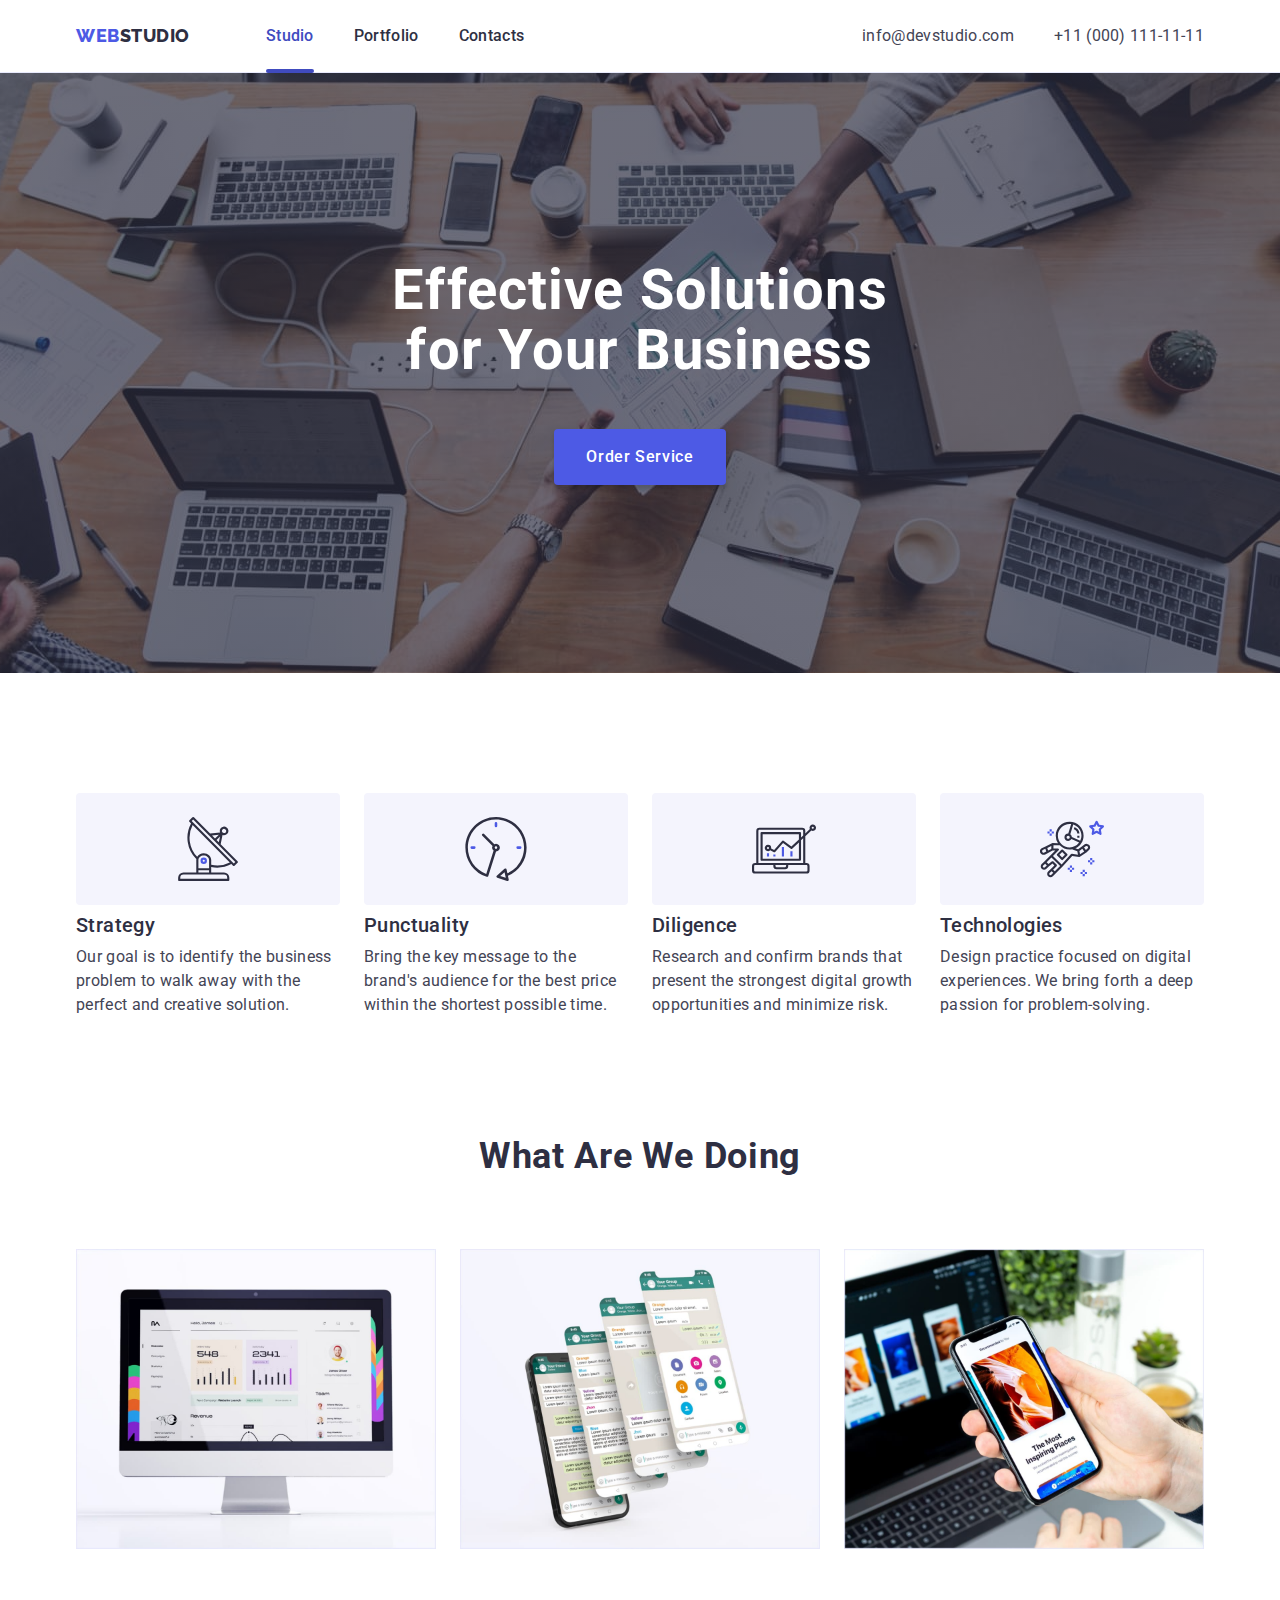
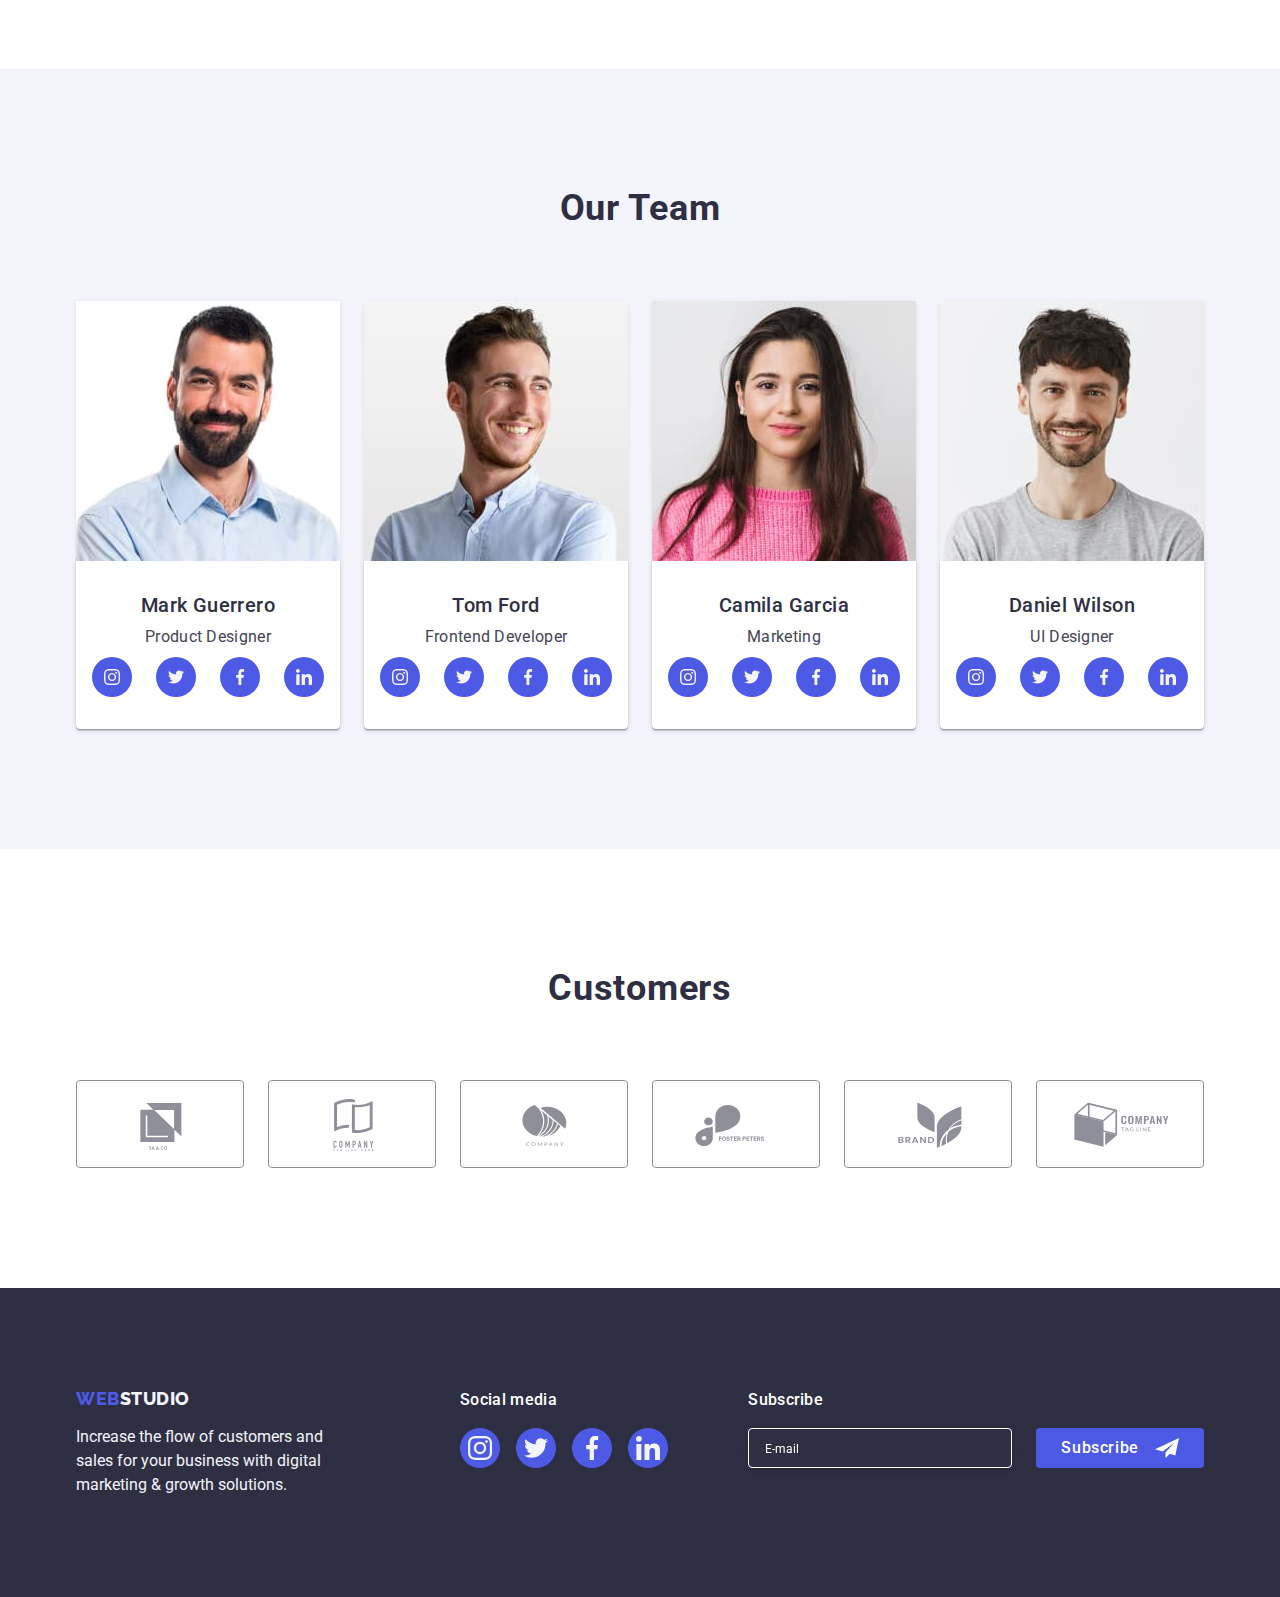
<file: index.html>
<!DOCTYPE html>
<html lang="en">
  <head>
    <meta charset="UTF-8" />
    <meta http-equiv="X-UA-Compatible" content="IE=edge" />
    <meta name="viewport" content="width=device-width, initial-scale=1.0" />
    <meta name="WebStudio" content="Effective Solutions for Your Business" />
    <title>WebStudio</title>
    <!-- Fonts -->
    <link rel="preconnect" href="https://fonts.googleapis.com" />
    <link rel="preconnect" href="https://fonts.gstatic.com" crossorigin />
    <link
      href="https://fonts.googleapis.com/css2?family=Raleway:wght@800&family=Roboto:wght@400;500;700;900&display=swap"
      rel="stylesheet"
    />
    <!-- Normalize -->
    <link
      rel="stylesheet"
      href="https://cdn.jsdelivr.net/npm/modern-normalize@1.1.0/modern-normalize.min.css"
    />
    <!-- custom styles -->
    <link rel="stylesheet" href="./css/styles.css" />
  </head>
  <body>
    <header class="header">
      <div class="container header-container">
        <nav class="header-nav">
          <a href="./index.html" class="link logo logo-header"
            >Web<span class="logo-dark">Studio</span></a
          >
          <ul class="list header-list">
            <li>
              <a href="./index.html" class="current header-link link">Studio</a>
            </li>
            <li>
              <a href="./portfolio.html" class="header-link link">Portfolio</a>
            </li>
            <li>
              <a href="" class="header-link link">Contacts</a>
            </li>
          </ul>
        </nav>
        <address class="address">
          <ul class="header-list list">
            <li>
              <a href="mailto:info@devstudio.com" class="address-link link"
                >info@devstudio.com</a
              >
            </li>
            <li>
              <a href="tel:+110001111111" class="address-link link"
                >+11 (000) 111-11-11</a
              >
            </li>
          </ul>
        </address>
      </div>
    </header>
    <main>
      <!-- Hero section -->
      <section class="hero-section">
        <div class="container">
          <h1 class="hero-title">Effective Solutions for Your Business</h1>
          <button class="hero-btn btn" type="button" data-modal-open>
            Order Service
          </button>
        </div>
      </section>
      <!-- Features section -->
      <section class="section">
        <div class="container">
          <h2 class="visually-hidden">Features</h2>
          <ul class="list card-set">
            <li class="card-set-item">
              <div class="feature-icon">
                <svg class="feature-svg" width="64" height="64">
                  <use href="./images/icon.svg#antenna"></use>
                </svg>
              </div>
              <h3 class="title">Strategy</h3>
              <p class="description">
                Our goal is to identify the business problem to walk away with
                the perfect and creative solution.
              </p>
            </li>
            <li class="card-set-item">
              <div class="feature-icon">
                <svg class="feature-svg" width="64" height="64">
                  <use href="./images/icon.svg#clock"></use>
                </svg>
              </div>
              <h3 class="title">Punctuality</h3>
              <p class="description">
                Bring the key message to the brand's audience for the best price
                within the shortest possible time.
              </p>
            </li>
            <li class="card-set-item">
              <div class="feature-icon">
                <svg class="feature-svg" width="64" height="64">
                  <use href="./images/icon.svg#diagram"></use>
                </svg>
              </div>
              <h3 class="title">Diligence</h3>
              <p class="description">
                Research and confirm brands that present the strongest digital
                growth opportunities and minimize risk.
              </p>
            </li>
            <li class="card-set-item">
              <div class="feature-icon">
                <svg class="feature-svg" width="64" height="64">
                  <use href="./images/icon.svg#astronaut"></use>
                </svg>
              </div>
              <h3 class="title">Technologies</h3>
              <p class="description">
                Design practice focused on digital experiences. We bring forth a
                deep passion for problem-solving.
              </p>
            </li>
          </ul>
        </div>
      </section>
      <!-- Gallery section -->
      <section class="gallery-section">
        <div class="container">
          <h2 class="section-title">What are we doing</h2>
          <ul class="list card-set">
            <li class="gallery-item card-set-item">
              <img
                src="./images/projects/img-1.jpg"
                alt="examples of the desktop applications design"
                width="360"
                height="300"
              />
            </li>
            <li class="gallery-item card-set-item">
              <img
                src="./images/projects/img-2.jpg"
                alt="examples of the mobile applications design"
                width="360"
                height="300"
              />
            </li>
            <li class="gallery-item card-set-item">
              <img
                src="./images/projects/img-3.jpg"
                alt="examples of the websites design"
                width="360"
                height="300"
              />
            </li>
          </ul>
        </div>
      </section>
      <!-- Team section -->
      <section class="section-team section">
        <div class="container">
          <h2 class="section-title">Our Team</h2>
          <ul class="list card-set">
            <li class="photo-item card-set-item">
              <img
                src="./images/team/mark-guerrero.jpg"
                alt="Mark Guerrero"
                width="264"
                height="260"
              />
              <div class="team-wrapper">
                <h3 class="title">Mark Guerrero</h3>
                <p class="team-position">Product Designer</p>
                <ul class="list social-list">
                  <li class="social-item">
                    <a
                      class="link social-link"
                      href="https://instagram.com"
                      target="_blank"
                      rel="noopener noreferrer"
                      aria-label="Instagram icon"
                    >
                      <svg class="social-icon" width="16" height="16">
                        <use href="./images/icon.svg#instagram"></use>
                      </svg>
                    </a>
                  </li>
                  <li class="social-item">
                    <a
                      class="link social-link"
                      href="https://www.twitter.com/"
                      target="_blank"
                      rel="noopener noreferrer"
                      aria-label="Twitter icon"
                    >
                      <svg class="social-icon" width="16" height="16">
                        <use href="./images/icon.svg#twitter"></use>
                      </svg>
                    </a>
                  </li>
                  <li class="social-item">
                    <a
                      class="link social-link"
                      href="https://www.facebook.com/"
                      target="_blank"
                      rel="noopener noreferrer"
                      aria-label="Facebook icon"
                    >
                      <svg class="social-icon" width="16" height="16">
                        <use href="./images/icon.svg#facebook"></use>
                      </svg>
                    </a>
                  </li>
                  <li class="social-item">
                    <a
                      class="link social-link"
                      href="https://www.linkedin.com/"
                      target="_blank"
                      rel="noopener noreferrer"
                      aria-label="Linkedin icon"
                    >
                      <svg class="social-icon" width="16" height="16">
                        <use href="./images/icon.svg#linkedin"></use>
                      </svg>
                    </a>
                  </li>
                </ul>
              </div>
            </li>
            <li class="photo-item card-set-item">
              <img
                src="./images/team/tom-ford.jpg"
                alt="Tom Ford"
                width="264"
                height="260"
              />
              <div class="team-wrapper">
                <h3 class="title">Tom Ford</h3>
                <p class="team-position">Frontend Developer</p>
                <ul class="list social-list">
                  <li class="social-item">
                    <a
                      class="link social-link"
                      href="https://instagram.com"
                      target="_blank"
                      rel="noopener noreferrer"
                      aria-label="Instagram icon"
                    >
                      <svg class="social-icon" width="16" height="16">
                        <use href="./images/icon.svg#instagram"></use>
                      </svg>
                    </a>
                  </li>
                  <li class="social-item">
                    <a
                      class="link social-link"
                      href="https://www.twitter.com/"
                      target="_blank"
                      rel="noopener noreferrer"
                      aria-label="Twitter icon"
                    >
                      <svg class="social-icon" width="16" height="16">
                        <use href="./images/icon.svg#twitter"></use>
                      </svg>
                    </a>
                  </li>
                  <li class="social-item">
                    <a
                      class="link social-link"
                      href="https://www.facebook.com/"
                      target="_blank"
                      rel="noopener noreferrer"
                      aria-label="Facebook icon"
                    >
                      <svg class="social-icon" width="16" height="16">
                        <use href="./images/icon.svg#facebook"></use>
                      </svg>
                    </a>
                  </li>
                  <li class="social-item">
                    <a
                      class="link social-link"
                      href="https://www.linkedin.com/"
                      target="_blank"
                      rel="noopener noreferrer"
                      aria-label="Linkedin icon"
                    >
                      <svg class="social-icon" width="16" height="16">
                        <use href="./images/icon.svg#linkedin"></use>
                      </svg>
                    </a>
                  </li>
                </ul>
              </div>
            </li>
            <li class="photo-item card-set-item">
              <img
                src="./images/team/camila-garcia.jpg"
                alt="Camila Garcia"
                width="264"
                height="260"
              />
              <div class="team-wrapper">
                <h3 class="title">Camila Garcia</h3>
                <p class="team-position">Marketing</p>
                <ul class="list social-list">
                  <li class="social-item">
                    <a
                      class="link social-link"
                      href="https://instagram.com"
                      target="_blank"
                      rel="noopener noreferrer"
                      aria-label="Instagram icon"
                    >
                      <svg class="social-icon" width="16" height="16">
                        <use href="./images/icon.svg#instagram"></use>
                      </svg>
                    </a>
                  </li>
                  <li class="social-item">
                    <a
                      class="link social-link"
                      href="https://www.twitter.com/"
                      target="_blank"
                      rel="noopener noreferrer"
                      aria-label="Twitter icon"
                    >
                      <svg class="social-icon" width="16" height="16">
                        <use href="./images/icon.svg#twitter"></use>
                      </svg>
                    </a>
                  </li>
                  <li class="social-item">
                    <a
                      class="link social-link"
                      href="https://www.facebook.com/"
                      target="_blank"
                      rel="noopener noreferrer"
                      aria-label="Facebook icon"
                    >
                      <svg class="social-icon" width="16" height="16">
                        <use href="./images/icon.svg#facebook"></use>
                      </svg>
                    </a>
                  </li>
                  <li class="social-item">
                    <a
                      class="link social-link"
                      href="https://www.linkedin.com/"
                      target="_blank"
                      rel="noopener noreferrer"
                      aria-label="Linkedin icon"
                    >
                      <svg class="social-icon" width="16" height="16">
                        <use href="./images/icon.svg#linkedin"></use>
                      </svg>
                    </a>
                  </li>
                </ul>
              </div>
            </li>
            <li class="photo-item card-set-item">
              <img
                src="./images/team/daniel-wilson.jpg"
                alt="Daniel Wilson"
                width="264"
                height="260"
              />
              <div class="team-wrapper">
                <h3 class="title">Daniel Wilson</h3>
                <p class="team-position">UI Designer</p>
                <ul class="list social-list">
                  <li class="social-item">
                    <a
                      class="link social-link"
                      href="https://instagram.com"
                      target="_blank"
                      rel="noopener noreferrer"
                      aria-label="Instagram icon"
                    >
                      <svg class="social-icon" width="16" height="16">
                        <use href="./images/icon.svg#instagram"></use>
                      </svg>
                    </a>
                  </li>
                  <li class="social-item">
                    <a
                      class="link social-link"
                      href="https://www.twitter.com/"
                      target="_blank"
                      rel="noopener noreferrer"
                      aria-label="Twitter icon"
                    >
                      <svg class="social-icon" width="16" height="16">
                        <use href="./images/icon.svg#twitter"></use>
                      </svg>
                    </a>
                  </li>
                  <li class="social-item">
                    <a
                      class="link social-link"
                      href="https://www.facebook.com/"
                      target="_blank"
                      rel="noopener noreferrer"
                      aria-label="Facebook icon"
                    >
                      <svg class="social-icon" width="16" height="16">
                        <use href="./images/icon.svg#facebook"></use>
                      </svg>
                    </a>
                  </li>
                  <li class="social-item">
                    <a
                      class="link social-link"
                      href="https://www.linkedin.com/"
                      target="_blank"
                      rel="noopener noreferrer"
                      aria-label="Linkedin icon"
                    >
                      <svg class="social-icon" width="16" height="16">
                        <use href="./images/icon.svg#linkedin"></use>
                      </svg>
                    </a>
                  </li>
                </ul>
              </div>
            </li>
          </ul>
        </div>
      </section>
      <!-- Customers -->
      <section class="section">
        <div class="container">
          <h2 class="section-title customer-title">Customers</h2>
          <ul class="list customers-list">
            <li class="customer-item">
              <a
                class="customer-link"
                href=""
                target="_blank"
                rel="noopener noreferrer"
                aria-label="link company 1"
              >
                <svg class="customer-icon" width="104" height="56">
                  <use href="./images/icon.svg#logo1"></use>
                </svg>
              </a>
            </li>
            <li class="customer-item">
              <a
                class="customer-link"
                href=""
                target="_blank"
                rel="noopener noreferrer"
                aria-label="link company 2"
              >
                <svg class="customer-icon" width="104" height="56">
                  <use href="./images/icon.svg#logo2"></use>
                </svg>
              </a>
            </li>
            <li class="customer-item">
              <a
                class="customer-link"
                href=""
                target="_blank"
                rel="noopener noreferrer"
                aria-label="link company 3"
              >
                <svg class="customer-icon" width="104" height="56">
                  <use href="./images/icon.svg#logo3"></use>
                </svg>
              </a>
            </li>
            <li class="customer-item">
              <a
                class="customer-link"
                href=""
                target="_blank"
                rel="noopener noreferrer"
                aria-label="link company 4"
              >
                <svg class="customer-icon" width="104" height="56">
                  <use href="./images/icon.svg#logo4"></use>
                </svg>
              </a>
            </li>
            <li class="customer-item">
              <a
                class="customer-link"
                href=""
                target="_blank"
                rel="noopener noreferrer"
                aria-label="link company 5"
              >
                <svg class="customer-icon" width="104" height="56">
                  <use href="./images/icon.svg#logo5"></use>
                </svg>
              </a>
            </li>
            <li class="customer-item">
              <a
                class="customer-link"
                href=""
                target="_blank"
                rel="noopener noreferrer"
                aria-label="link company 6"
              >
                <svg class="customer-icon" width="104" height="56">
                  <use href="./images/icon.svg#logo6"></use>
                </svg>
              </a>
            </li>
          </ul>
        </div>
      </section>
    </main>
    <footer class="footer">
      <div class="container footer-container">
        <div class="footer-caption">
          <a href="./index.html" class="link logo logo-footer"
            >Web<span class="logo-light">Studio</span></a
          >
          <p class="footer-text">
            Increase the flow of customers and sales for your business with
            digital marketing & growth solutions.
          </p>
        </div>
        <div class="footer-social-media">
          <p class="footer-sotials-title">Social media</p>
          <ul class="list footer-social-list">
            <li class="social-item">
              <a
                class="link footer-social-link"
                href="https://instagram.com"
                target="_blank"
                rel="noopener noreferrer"
                aria-label="Instagram icon"
              >
                <svg class="social-icon" width="24" height="24">
                  <use href="./images/icon.svg#instagram"></use>
                </svg>
              </a>
            </li>
            <li class="social-item">
              <a
                class="link footer-social-link"
                href="https://www.twitter.com/"
                target="_blank"
                rel="noopener noreferrer"
                aria-label="Twitter icon"
              >
                <svg class="social-icon" width="24" height="24">
                  <use href="./images/icon.svg#twitter"></use>
                </svg>
              </a>
            </li>
            <li class="social-item">
              <a
                class="link footer-social-link"
                href="https://www.facebook.com/"
                target="_blank"
                rel="noopener noreferrer"
                aria-label="Facebook icon"
              >
                <svg class="social-icon" width="24" height="24">
                  <use href="./images/icon.svg#facebook"></use>
                </svg>
              </a>
            </li>
            <li class="social-item">
              <a
                class="link footer-social-link"
                href="https://www.linkedin.com/"
                target="_blank"
                rel="noopener noreferrer"
                aria-label="Linkedin icon"
              >
                <svg class="social-icon" width="24" height="24">
                  <use href="./images/icon.svg#linkedin"></use>
                </svg>
              </a>
            </li>
          </ul>
        </div>
        <div class="footer-subscribe">
          <p class="footer-form-title">Subscribe</p>
          <form class="footer-form" name="footer-form">
            <input
              class="footer-contact-input"
              type="email"
              name="footer-email"
              id="footer-email"
              placeholder="E-mail"
            />
            <button class="footer-contact-btn btn" type="submit">
              Subscribe
              <svg class="send-icon" width="24" height="24">
                <use href="./images/icon.svg#icon-send"></use>
              </svg>
            </button>
          </form>
        </div>
      </div>
    </footer>
    <!-- Modal window -->
    <div class="backdrop is-hidden" data-modal>
      <div class="modal">
        <button class="modal-btn" type="button" data-modal-close>
          <svg class="modal-icon" width="8" height="8">
            <use href="./images/icon.svg#close-modal"></use>
          </svg>
        </button>
        <strong class="modal-caption"
          >Leave your contacts and we will call you back</strong
        >
        <form class="contact-form" name="contact-form">
          <label class="contact-label" for="user-name">Name</label>
          <div class="contact-item">
            <input
              class="contact-input"
              type="text"
              name="name"
              id="user-name"
              placeholder=" "
            />
            <svg class="contact-icon" width="18" height="18">
              <use href="./images/icon.svg#user"></use>
            </svg>
          </div>

          <label class="contact-label" for="user-phone">Phone</label>
          <div class="contact-item">
            <input
              class="contact-input"
              type="tel"
              name="phone"
              id="user-phone"
              placeholder=" "
            />
            <svg class="contact-icon" width="18" height="24">
              <use href="./images/icon.svg#phone"></use>
            </svg>
          </div>

          <label class="contact-label" for="user-email">Email</label>
          <div class="contact-item">
            <input
              class="contact-input"
              type="email"
              name="email"
              id="user-email"
              placeholder=" "
            />
            <svg class="contact-icon" width="18" height="24">
              <use href="./images/icon.svg#email"></use>
            </svg>
          </div>

          <label class="contact-label" for="user-comment">Comment</label>
          <textarea
            class="modal-comment"
            name="feedback"
            rows="7"
            id="user-comment"
            placeholder="Text input"
          ></textarea>

          <label class="agreement-label" for="agree-checkbox">
            <input
              class="agreement-box"
              type="checkbox"
              name="agree-checkbox"
              id="agree-checkbox"
            />
            <span
              >I accept the terms and conditions of the
              <a
                class="privacy-policy"
                href=""
                target="_blank"
                rel="noopener noreferrer"
                aria-label="privacy policy"
                >Privacy Policy</a
              >
            </span>
          </label>

          <button class="contact-send-btn btn" type="submit">Send</button>
        </form>
      </div>
    </div>

    <script src="./js/modal.js"></script>
  </body>
</html>
</file>
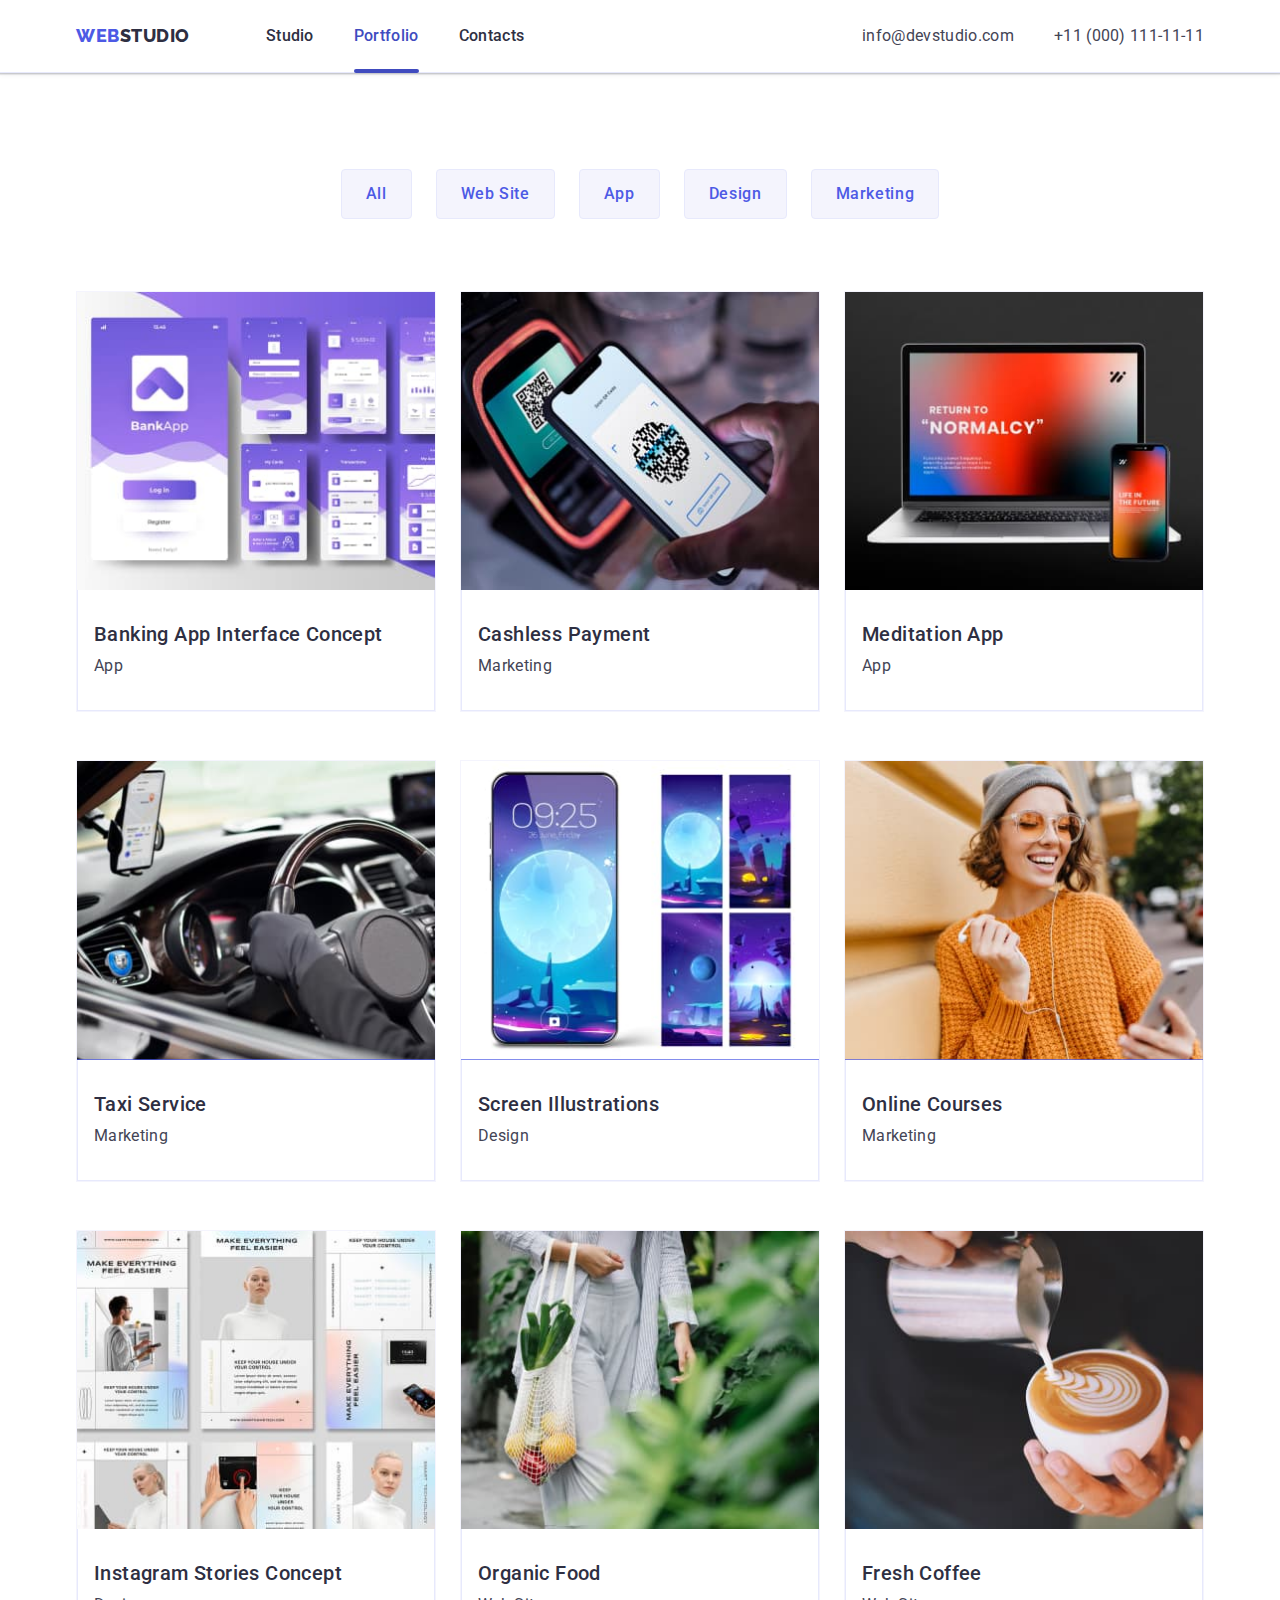
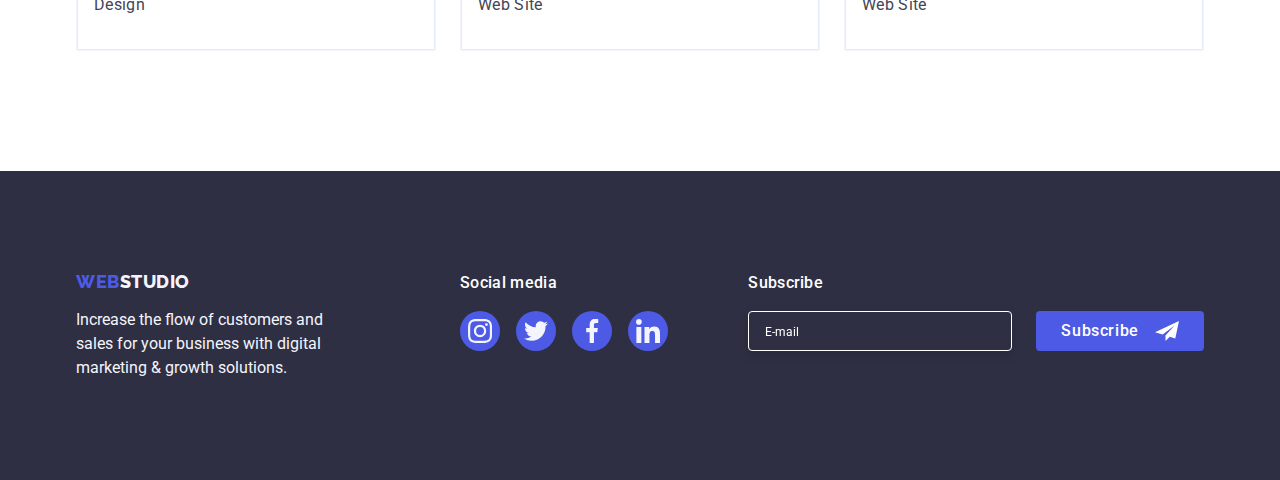
<file: portfolio.html>
<!DOCTYPE html>
<html lang="en">
  <head>
    <meta charset="UTF-8" />
    <meta http-equiv="X-UA-Compatible" content="IE=edge" />
    <meta name="viewport" content="width=device-width, initial-scale=1.0" />
    <meta name="WebStudio" content="Effective Solutions for Your Business" />
    <title>WebStudio</title>
    <link rel="preconnect" href="https://fonts.googleapis.com" />
    <link rel="preconnect" href="https://fonts.gstatic.com" crossorigin />
    <link
      href="https://fonts.googleapis.com/css2?family=Raleway:wght@800&family=Roboto:wght@400;500;700;900&display=swap"
      rel="stylesheet"
    />
    <!-- Normalize -->
    <link
      rel="stylesheet"
      href="https://cdn.jsdelivr.net/npm/modern-normalize@1.1.0/modern-normalize.min.css"
    />
    <link rel="stylesheet" href="./css/styles.css" />
  </head>
  <body>
    <header class="header">
      <div class="container header-container">
        <nav class="header-nav">
          <a href="./index.html" class="link logo logo-header"
            >Web<span class="logo-dark">Studio</span></a
          >
          <ul class="list header-list">
            <li>
              <a href="./index.html" class="header-link link">Studio</a>
            </li>
            <li>
              <a href="./portfolio.html" class="current header-link link"
                >Portfolio</a
              >
            </li>
            <li>
              <a href="" class="header-link link">Contacts</a>
            </li>
          </ul>
        </nav>
        <address class="address">
          <ul class="header-list list">
            <li>
              <a href="mailto:info@devstudio.com" class="address-link link"
                >info@devstudio.com</a
              >
            </li>
            <li>
              <a href="tel:+110001111111" class="address-link link"
                >+11 (000) 111-11-11</a
              >
            </li>
          </ul>
        </address>
      </div>
    </header>
    <main>
      <section class="portfolio-section">
        <div class="container">
          <h1 class="visually-hidden">Portfotio</h1>
          <ul class="list portfotio-menu">
            <li>
              <button type="button" class="btn portfolio-btn">All</button>
            </li>
            <li>
              <button type="button" class="btn portfolio-btn">Web Site</button>
            </li>
            <li>
              <button type="button" class="btn portfolio-btn">App</button>
            </li>
            <li>
              <button type="button" class="btn portfolio-btn">Design</button>
            </li>
            <li>
              <button type="button" class="btn portfolio-btn">Marketing</button>
            </li>
          </ul>
          <ul class="list card-set portfolio-card-set">
            <li class="portfolio-item card-set-item">
              <a href="" class="portfolio-link link">
                <div class="portfolio-box">
                  <img
                    src="./images/portfolio/banking.jpg"
                    alt="Banking App"
                    width="360"
                    height="300"
                  />
                  <div class="overlay">
                    <p class="overlay-label">
                      14 Stylish and User-Friendly App Design Concepts · Task
                      Manager App · Calorie Tracker App · Exotic Fruit Ecommerce
                      App · Cloud Storage App
                    </p>
                  </div>
                </div>
                <div class="portfolio-wrapper">
                  <h2 class="title">Banking App Interface Concept</h2>
                  <p class="portfolio-descr">App</p>
                </div>
              </a>
            </li>
            <li class="portfolio-item card-set-item">
              <a href="" class="portfolio-link link">
                <div class="portfolio-box">
                  <img
                    src="./images/portfolio/cashless.jpg"
                    alt="Cashless payment"
                    width="360"
                    height="300"
                  />
                  <div class="overlay">
                    <p class="overlay-label">
                      14 Stylish and User-Friendly App Design Concepts · Task
                      Manager App · Calorie Tracker App · Exotic Fruit Ecommerce
                      App · Cloud Storage App
                    </p>
                  </div>
                </div>
                <div class="portfolio-wrapper">
                  <h2 class="title">Cashless Payment</h2>
                  <p class="portfolio-descr">Marketing</p>
                </div>
              </a>
            </li>
            <li class="portfolio-item card-set-item">
              <a href="" class="portfolio-link link">
                <div class="portfolio-box">
                  <img
                    src="./images/portfolio/meditation.jpg"
                    alt="Meditation App"
                    width="360"
                    height="300"
                  />
                  <div class="overlay">
                    <p class="overlay-label">
                      14 Stylish and User-Friendly App Design Concepts · Task
                      Manager App · Calorie Tracker App · Exotic Fruit Ecommerce
                      App · Cloud Storage App
                    </p>
                  </div>
                </div>
                <div class="portfolio-wrapper">
                  <h2 class="title">Meditation App</h2>
                  <p class="portfolio-descr">App</p>
                </div>
              </a>
            </li>
            <li class="portfolio-item card-set-item">
              <a href="" class="portfolio-link link">
                <div class="portfolio-box">
                  <img
                    src="./images/portfolio/taxi.jpg"
                    alt="Taxi Service"
                    width="360"
                    height="300"
                  />
                  <div class="overlay">
                    <p class="overlay-label">
                      14 Stylish and User-Friendly App Design Concepts · Task
                      Manager App · Calorie Tracker App · Exotic Fruit Ecommerce
                      App · Cloud Storage App
                    </p>
                  </div>
                </div>
                <div class="portfolio-wrapper">
                  <h2 class="title">Taxi Service</h2>
                  <p class="portfolio-descr">Marketing</p>
                </div>
              </a>
            </li>
            <li class="portfolio-item card-set-item">
              <a href="" class="portfolio-link link">
                <div class="portfolio-box">
                  <img
                    src="./images/portfolio/screen.jpg"
                    alt="Screen Illustrations"
                    width="360"
                    height="300"
                  />
                  <div class="overlay">
                    <p class="overlay-label">
                      14 Stylish and User-Friendly App Design Concepts · Task
                      Manager App · Calorie Tracker App · Exotic Fruit Ecommerce
                      App · Cloud Storage App
                    </p>
                  </div>
                </div>
                <div class="portfolio-wrapper">
                  <h2 class="title">Screen Illustrations</h2>
                  <p class="portfolio-descr">Design</p>
                </div>
              </a>
            </li>
            <li class="portfolio-item card-set-item">
              <a href="" class="portfolio-link link">
                <div class="portfolio-box">
                  <img
                    src="./images/portfolio/courses.jpg"
                    alt="Online Courses"
                    width="360"
                    height="300"
                  />
                  <div class="overlay">
                    <p class="overlay-label">
                      14 Stylish and User-Friendly App Design Concepts · Task
                      Manager App · Calorie Tracker App · Exotic Fruit Ecommerce
                      App · Cloud Storage App
                    </p>
                  </div>
                </div>
                <div class="portfolio-wrapper">
                  <h2 class="title">Online Courses</h2>
                  <p class="portfolio-descr">Marketing</p>
                </div>
              </a>
            </li>
            <li class="portfolio-item card-set-item">
              <a href="" class="portfolio-link link">
                <div class="portfolio-box">
                  <img
                    src="./images/portfolio/instagram.jpg"
                    alt="Instagram Stories Concept"
                    width="360"
                    height="300"
                  />
                  <div class="overlay">
                    <p class="overlay-label">
                      14 Stylish and User-Friendly App Design Concepts · Task
                      Manager App · Calorie Tracker App · Exotic Fruit Ecommerce
                      App · Cloud Storage App
                    </p>
                  </div>
                </div>
                <div class="portfolio-wrapper">
                  <h2 class="title">Instagram Stories Concept</h2>
                  <p class="portfolio-descr">Design</p>
                </div>
              </a>
            </li>
            <li class="portfolio-item card-set-item">
              <a href="" class="portfolio-link link">
                <div class="portfolio-box">
                  <img
                    src="./images/portfolio/foods.jpg"
                    alt="Organic Food"
                    width="360"
                    height="300"
                  />
                  <div class="overlay">
                    <p class="overlay-label">
                      14 Stylish and User-Friendly App Design Concepts · Task
                      Manager App · Calorie Tracker App · Exotic Fruit Ecommerce
                      App · Cloud Storage App
                    </p>
                  </div>
                </div>
                <div class="portfolio-wrapper">
                  <h2 class="title">Organic Food</h2>
                  <p class="portfolio-descr">Web Site</p>
                </div>
              </a>
            </li>
            <li class="portfolio-item card-set-item">
              <a href="" class="portfolio-link link">
                <div class="portfolio-box">
                  <img
                    src="./images/portfolio/coffee.jpg"
                    alt="Fresh Coffee"
                    width="360"
                    height="300"
                  />
                  <div class="overlay">
                    <p class="overlay-label">
                      14 Stylish and User-Friendly App Design Concepts · Task
                      Manager App · Calorie Tracker App · Exotic Fruit Ecommerce
                      App · Cloud Storage App
                    </p>
                  </div>
                </div>
                <div class="portfolio-wrapper">
                  <h2 class="title">Fresh Coffee</h2>
                  <p class="portfolio-descr">Web Site</p>
                </div>
              </a>
            </li>
          </ul>
        </div>
      </section>
    </main>
    <footer class="footer">
      <div class="container footer-container">
        <div class="footer-caption">
          <a href="./index.html" class="link logo logo-footer"
            >Web<span class="logo-light">Studio</span></a
          >
          <p class="footer-text">
            Increase the flow of customers and sales for your business with
            digital marketing & growth solutions.
          </p>
        </div>
        <div class="footer-social-media">
          <p class="footer-sotials-title">Social media</p>
          <ul class="list footer-social-list">
            <li class="social-item">
              <a
                class="link footer-social-link"
                href="https://instagram.com"
                target="_blank"
                rel="noopener noreferrer"
                aria-label="Instagram icon"
              >
                <svg class="social-icon" width="24" height="24">
                  <use href="./images/icon.svg#instagram"></use>
                </svg>
              </a>
            </li>
            <li class="social-item">
              <a
                class="link footer-social-link"
                href="https://www.twitter.com/"
                target="_blank"
                rel="noopener noreferrer"
                aria-label="Twitter icon"
              >
                <svg class="social-icon" width="24" height="24">
                  <use href="./images/icon.svg#twitter"></use>
                </svg>
              </a>
            </li>
            <li class="social-item">
              <a
                class="link footer-social-link"
                href="https://www.facebook.com/"
                target="_blank"
                rel="noopener noreferrer"
                aria-label="Facebook icon"
              >
                <svg class="social-icon" width="24" height="24">
                  <use href="./images/icon.svg#facebook"></use>
                </svg>
              </a>
            </li>
            <li class="social-item">
              <a
                class="link footer-social-link"
                href="https://www.linkedin.com/"
                target="_blank"
                rel="noopener noreferrer"
                aria-label="Linkedin icon"
              >
                <svg class="social-icon" width="24" height="24">
                  <use href="./images/icon.svg#linkedin"></use>
                </svg>
              </a>
            </li>
          </ul>
        </div>
        <div class="footer-subscribe">
          <p class="footer-form-title">Subscribe</p>
          <form class="footer-form" name="footer-form">
            <input
              class="footer-contact-input"
              type="email"
              name="footer-email"
              id="footer-email"
              placeholder="E-mail"
            />
            <button class="footer-contact-btn btn" type="submit">
              Subscribe
              <svg class="send-icon" width="24" height="24">
                <use href="./images/icon.svg#icon-send"></use>
              </svg>
            </button>
          </form>
        </div>
      </div>
    </footer>
  </body>
</html>
</file>
<file: css/styles.css>
:root {
  --main-font: Roboto, sans-serif;

  --main-txt-color: #434455;
  --address-color: #434455;
  --link-color: #2e2f42;
  --accent-bg-color: #404bbf;
  --light-btn-txt: #ffffff;
  --dark-btn-txt: #4d5ae5;
  --hero-btn: #4d5ae5;
  --btn-background: #f4f4fd;
  --logo-color: #4d5ae5;
  --light-txt: #f4f4fd;
  --logo-dark: #2e2f42;
  --title-txt: #2e2f42;
  --hero-txt: #ffffff;
  --border-color: #e7e9fc;
  --gradient-color: rgba(46, 47, 66, 0.7);
  --contacts-label: #8e8f99;

  --social-btn-color: #4d5ae5;
  --accent-contact: #4d5ae5;

  --indent: 24px;
  --item: 4;
  --indent-quantity: 3;

  --anim-speed: 250ms cubic-bezier(0.4, 0, 0.2, 1);
}

/* reset start */
.link {
  text-decoration: none;
}

.list {
  list-style: none;
  padding: 0;
  margin: 0;
}

h1,
h2,
h3,
h4,
h5,
h6,
p {
  margin: 0;
}

img {
  display: block;
  max-width: 100%;
  height: auto;
}

.visually-hidden {
  position: absolute;
  white-space: nowrap;
  width: 1px;
  height: 1px;
  overflow: hidden;
  border: 0;
  padding: 0;
  clip: rect(0 0 0 0);
  clip-path: inset(50%);
  margin: -1px;
}
/* reset end */

.btn {
  display: block;
  border: 1px solid transparent;
  border-radius: 4px;

  font-family: inherit;
  font-weight: 500;
  font-size: 16px;
  line-height: 1.5;
  letter-spacing: 0.04em;
  cursor: pointer;
}

.container {
  width: 1158px;
  padding-left: 15px;
  padding-right: 15px;
  margin-left: auto;
  margin-right: auto;
}

.section {
  padding-top: 120px;
  padding-bottom: 120px;
}

.card-set {
  display: flex;
  flex-wrap: wrap;
  gap: 24px;
}

.card-set-item {
  flex-basis: calc(
    (100% - var(--indent) * var(--indent-quantity)) / var(--item)
  );
}

/* Body */
body {
  font-family: var(--main-font);
  font-size: 16px;
  color: var(--main-txt-color);
  background-color: #ffffff;
}

/* Logo */
.logo {
  display: inline-block;

  font-family: "Raleway", sans-serif;
  font-weight: 800;
  font-size: 18px;
  line-height: 1.17;
  letter-spacing: 0.03em;
  text-transform: uppercase;
  color: var(--logo-color);
}

/* header */
.header {
  border-bottom: 1px solid var(--border-color);
  box-shadow: 0px 2px 1px rgba(46, 47, 66, 0.08),
    0px 1px 1px rgba(46, 47, 66, 0.16), 0px 1px 6px rgba(46, 47, 66, 0.08);
}

.header-container {
  display: flex;
  align-items: center;
}

.header-nav {
  display: flex;
  margin-right: auto;
  align-items: center;
}

.logo-header {
  margin-right: 76px;
}

.logo-dark {
  color: var(--logo-dark);
}

.header-list {
  display: flex;
  gap: 40px;
}

.header-link {
  position: relative;

  display: block;

  padding-top: 24px;
  padding-bottom: 24px;

  font-weight: 500;
  letter-spacing: 0.02em;
  color: var(--link-color);
  line-height: 1.5;
  transition: color var(--anim-speed);
}

.header-link::after {
  content: "";

  position: absolute;
  bottom: -1px;
  left: 0;

  display: block;
  width: 100%;
  height: 4px;
  border-radius: 2px;
}

.current {
  color: var(--accent-bg-color);
}

.current.header-link::after {
  background-color: var(--accent-bg-color);
}

.address-link {
  display: block;
  letter-spacing: 0.02em;
  color: var(--address-color);
  line-height: 1.5;
  padding-top: 24px;
  padding-bottom: 24px;
  transition: color var(--anim-speed);
}

.address {
  font-style: normal;
}

.header-link:hover,
.header-link:focus,
.address-link:hover,
.address-link:focus {
  color: var(--accent-bg-color);
}

/* hero */
.hero-section {
  max-width: 1440px;
  margin-left: auto;
  margin-right: auto;
  padding-top: 188px;
  padding-bottom: 188px;
  background-image: linear-gradient(
      var(--gradient-color),
      var(--gradient-color)
    ),
    url("../images/hero/people-office.jpg");
  background-repeat: no-repeat;
  background-position: center;
  background-size: cover;
}

.hero-title {
  margin-left: auto;
  margin-right: auto;
  margin-bottom: 48px;

  font-weight: 700;
  font-size: 56px;
  line-height: 1.07;
  text-align: center;
  letter-spacing: 0.02em;
  color: var(--hero-txt);

  max-width: 496px;
}

.hero-btn {
  padding: 16px 32px;
  min-width: 169px;
  height: 56px;
  margin-left: auto;
  margin-right: auto;

  color: var(--light-btn-txt);
  background-color: var(--hero-btn);

  box-shadow: 0px 4px 4px rgba(0, 0, 0, 0.15);
  border: none;

  transition: background-color var(--anim-speed);
}

.hero-btn:hover,
.hero-btn:focus {
  background-color: var(--accent-bg-color);
}

/* section */
.section-title {
  margin-bottom: 72px;
  font-size: 36px;
  line-height: 1.11;
  text-align: center;
  letter-spacing: 0.02em;
  text-transform: capitalize;
  color: var(--title-txt);
}

.title {
  margin-bottom: 8px;

  font-weight: 500;
  font-size: 20px;
  line-height: 1.2;
  letter-spacing: 0.02em;
  color: var(--title-txt);
}

/* features */
.description {
  line-height: 1.5;
  letter-spacing: 0.02em;
}

.feature-icon {
  display: flex;
  justify-content: center;
  align-items: center;
  width: 264px;
  height: 112px;
  margin-bottom: 8px;
  background: #f4f4fd;
  border-radius: 4px;
}

/* Gallery section */
.gallery-section {
  padding-bottom: 120px;
}

.gallery-item {
  --item: 3;
  --indent-quantity: 2;
}

/* Team */
.section-team {
  background-color: #f4f4fd;
}

.photo-item {
  text-align: center;
  background-color: #ffffff;
  box-shadow: 0px 1px 6px rgba(46, 47, 66, 0.08),
    0px 1px 1px rgba(46, 47, 66, 0.16), 0px 2px 1px rgba(46, 47, 66, 0.08);
  border-radius: 0px 0px 4px 4px;
}

.team-wrapper {
  padding-top: 32px;
  padding-bottom: 32px;
  /* padding: 32px 16px; */
  border-radius: 0px 0px 4px 4px;
  box-shadow: 0px 1px 6px rgba(46, 47, 66, 0.08),
    0px 1px 1px rgba(46, 47, 66, 0.16), 0px 2px 1px rgba(46, 47, 66, 0.08);
}

.team-position {
  margin-bottom: 8px;
  line-height: 1.5;
  letter-spacing: 0.02em;
}

.social-list {
  display: flex;
  justify-content: center;
  gap: 24px;
}

.social-item {
  width: 40px;
  height: 40px;
}

.social-link {
  display: flex;
  justify-content: center;
  align-items: center;
  width: 100%;
  height: 100%;
  background-color: var(--social-btn-color);
  border-radius: 50%;
  color: var(--light-txt);

  transition: background-color var(--anim-speed);
}

.social-link:hover,
.social-link:focus {
  background-color: var(--accent-bg-color);
}

.social-icon {
  fill: currentColor;
}

/* Customers */
.customer-title {
  line-height: 1.1;
}

.customers-list {
  display: flex;
  justify-content: center;
  gap: 24px;
}

.customer-item {
  width: 168px;
  height: 88px;
}

.customer-link {
  display: flex;
  justify-content: center;
  align-items: center;
  width: 100%;
  height: 100%;
  border: 1px solid #8e8f99;
  border-radius: 4px;
  color: #8e8f99;

  transition: color var(--anim-speed), border-color var(--anim-speed);
}

.customer-link:hover,
.customer-link:focus {
  border-color: var(--accent-bg-color);
  color: var(--accent-bg-color);
}

.customer-icon {
  fill: currentColor;
}

/* Footer */
.footer {
  padding-top: 100px;
  padding-bottom: 100px;
  background-color: #2e2f42;
}

.footer-container {
  display: flex;
  justify-content: flex-start;
  align-items: baseline;
}

.footer-caption {
  margin-right: 120px;
}

.logo-footer {
  margin-bottom: 16px;
}

.logo-light {
  color: var(--light-txt);
}

.footer-text {
  display: block;
  max-width: 264px;

  line-height: 1.5;
  color: var(--light-txt);
}

.footer-subscribe {
  margin-left: auto;
}

.footer-sotials-title {
  margin-bottom: 16px;
  font-weight: 500;
  font-size: 16px;
  line-height: 1.5;
  letter-spacing: 0.02em;
  color: #ffffff;
}

.footer-social-list {
  display: flex;
  justify-content: center;
  gap: 16px;
}

.footer-social-link {
  display: flex;
  justify-content: center;
  align-items: center;
  width: 100%;
  height: 100%;
  background-color: var(--social-btn-color);
  border-radius: 50%;
  color: var(--light-txt);
  transition: background-color var(--anim-speed);
}

.footer-social-link:hover,
.footer-social-link:focus {
  background-color: #31d0aa;
}

.footer-form-title {
  display: block;

  margin-bottom: 16px;

  font-weight: 500;
  font-size: 16px;
  line-height: 1.5;
  letter-spacing: 0.02em;

  color: #ffffff;
}

.footer-form {
  display: flex;
  gap: 24px;
}

.footer-contact-input {
  padding: 8px 16px;
  border: 1px solid #ffffff;
  filter: drop-shadow(0px 4px 4px rgba(0, 0, 0, 0.15));
  border-radius: 4px;
  min-width: 264px;
  flex-grow: 1;
  outline: 1px solid transparent;
  outline-offset: -1px;

  background-color: #2e2f42;
  color: #ffffff;

  transition: outline-color var(--anim-speed);
}

.footer-contact-input:focus {
  outline-color: #ffffff;
}

.footer-contact-input::placeholder {
  font-weight: 400;
  font-size: 12px;
  line-height: 2;
  color: #ffffff;
}

.footer-contact-btn {
  display: flex;
  gap: 16px;
  align-items: center;

  min-width: 165px;
  height: 40px;

  padding: 8px 24px;

  color: var(--light-btn-txt);
  background-color: var(--hero-btn);

  transition: background-color var(--anim-speed);
}

.footer-contact-btn:hover,
.footer-contact-btn:focus {
  background-color: var(--accent-bg-color);
}

/* Portfolio page */
.portfolio-section {
  padding-top: 96px;
  padding-bottom: 120px;
}

.portfotio-menu {
  display: flex;
  justify-content: center;
  gap: 24px;
  margin-bottom: 72px;
}

.portfolio-btn {
  border-color: var(--border-color);
  padding: 12px 24px;
  color: var(--dark-btn-txt);
  background-color: var(--btn-background);

  transition: color var(--anim-speed), background-color var(--anim-speed),
    border var(--anim-speed), box-shadow var(--anim-speed);
}

.portfolio-btn:hover,
.portfolio-btn:focus {
  color: var(--light-btn-txt);
  background-color: var(--accent-bg-color);
  border: 1px solid transparent;
  box-shadow: 0px 3px 1px rgba(0, 0, 0, 0.1), 0px 2px 1px rgba(0, 0, 0, 0.08),
    0px 2px 2px rgba(0, 0, 0, 0.12);
}

.portfolio-card-set {
  row-gap: 48px;
}

.portfolio-item {
  --item: 3;
  --indent-quantity: 2;
  border: 1px solid #f4f4fd;
}

.portfolio-link {
  display: block;
  transition: box-shadow var(--anim-speed);
}

.portfolio-link:hover,
.portfolio-link:focus {
  box-shadow: 0px 1px 6px rgba(46, 47, 66, 0.08),
    0px 1px 1px rgba(46, 47, 66, 0.16), 0px 2px 1px rgba(46, 47, 66, 0.08);
}

.portfolio-box {
  position: relative;
  overflow: hidden;
}

.overlay {
  position: absolute;
  top: 0;
  left: 0;
  padding-top: 40px;
  padding-left: 32px;
  padding-right: 32px;
  transform: translateY(100%);
  width: 100%;
  height: 100%;

  background-color: var(--social-btn-color);

  transition: transform var(--anim-speed);
}

.portfolio-link:hover .overlay,
.portfolio-link:focus .overlay,
.portfolio-item:hover .overlay {
  transform: translateY(0);
}

.overlay-label {
  line-height: 1.5;
  letter-spacing: 0.02em;
  color: var(--light-txt);
}

.portfolio-descr {
  line-height: 1.5;
  letter-spacing: 0.02em;
  color: var(--main-txt-color);
}

.portfolio-wrapper {
  padding: 32px 16px;
  border: 1px solid var(--border-color);
  border-top: none;
}

/* Modal window */

.backdrop {
  position: fixed;
  top: 0;
  left: 0;
  right: 0;
  bottom: 0;

  background-color: rgba(46, 47, 66, 0.4);

  transition: opacity var(--anim-speed), visibility var(--anim-speed);
}

.backdrop.is-hidden {
  opacity: 0;
  visibility: hidden;
  pointer-events: none;

  transition-delay: 250ms;
}

.modal {
  position: absolute;
  top: 50%;
  left: 50%;
  transform: translate(-50%, -50%) scale(1);

  width: 408px;
  min-height: 584px;
  padding: 72px 24px 24px;

  color: var(--title-txt);
  background-color: #fcfcfc;
  box-shadow: 0px 1px 1px rgba(0, 0, 0, 0.14), 0px 1px 3px rgba(0, 0, 0, 0.12),
    0px 2px 1px rgba(0, 0, 0, 0.2);
  border-radius: 4px;

  transition: transform var(--anim-speed) 250ms;
}

.backdrop.is-hidden .modal {
  transform: translate(-50%, -50%) scale(0);
}

.modal-btn {
  position: absolute;
  top: 24px;
  right: 24px;

  display: flex;
  justify-content: center;
  align-items: center;
  width: 24px;
  height: 24px;

  background-color: #e7e9fc;
  border-radius: 50%;
  border: 1px solid rgba(0, 0, 0, 0.1);
  cursor: pointer;

  transition: background-color var(--anim-speed), color var(--anim-speed);
}

.modal-btn:hover,
.modal-btn:focus {
  background-color: var(--accent-bg-color);
  color: var(--light-btn-txt);
}

.modal-icon {
  fill: currentColor;
}

.modal-caption {
  display: block;
  text-align: center;

  margin-bottom: 16px;

  font-weight: 500;
  line-height: 1.5;
  letter-spacing: 0.02em;

  color: var(--title-txt);
}

.contact-label {
  display: block;

  margin-bottom: 4px;

  font-size: 12px;
  line-height: 1.17;
  letter-spacing: 0.04em;

  color: var(--contacts-label);
}

.contact-item {
  position: relative;
  margin-bottom: 8px;
}

.contact-input {
  width: 100%;
  height: 40px;

  padding-left: 38px;
  padding-right: 38px;

  border: 1px solid rgba(46, 47, 66, 0.4);
  border-radius: 4px;
  outline: 1px solid transparent;
  outline-offset: -1px;
  transition: outline-color var(--anim-speed);
}

.contact-input:focus,
.modal-comment:focus {
  outline-color: var(--accent-contact);
}

.contact-icon {
  position: absolute;
  top: 50%;
  left: 16px;
  transform: translateY(-50%);
  pointer-events: none;
  fill: var(--title-txt);
  transition: fill var(--anim-speed);
}

.contact-input:focus + .contact-icon {
  fill: var(--accent-contact);
}

.modal-comment {
  display: block;
  margin-bottom: 16px;

  width: 100%;
  resize: none;
  padding: 8px 16px;

  font-size: 12px;
  line-height: 1.17;
  letter-spacing: 0.04em;

  border: 1px solid rgba(46, 47, 66, 0.4);
  border-radius: 4px;
  outline: 1px solid transparent;
  outline-offset: -1px;

  transition: outline-color var(--anim-speed), color var(--anim-speed);
}

.modal-comment::placeholder {
  color: rgba(46, 47, 66, 0.4);
}

.modal-comment:focus::placeholder {
  color: var(--accent-contact);
}

.agreement-label {
  display: flex;
  gap: 8px;
  align-items: center;

  margin-bottom: 24px;

  font-size: 12px;
  line-height: 1.17;
  letter-spacing: 0.04em;

  color: var(--contacts-label);
}

.privacy-policy {
  line-height: 1.33;
  color: #4d5ae5;
  transition: color var(--anim-speed);
}

.privacy-policy:hover {
  color: var(--accent-bg-color);
}

.agreement-box {
  appearance: none;
  width: 16px;
  height: 16px;

  border: 1px solid rgba(46, 47, 66, 0.4);
  border-radius: 2px;

  background-image: url("data:image/svg+xml,%3Csvg width='10' height='8' viewBox='0 0 10 8' fill='none' xmlns='http://www.w3.org/2000/svg'%3E%3Cpath d='M8.44558 0.255056C8.61838 0.089653 8.84834 -0.00178848 9.08693 2.65108e-05C9.32551 0.0018415 9.55407 0.0967713 9.72436 0.264784C9.89466 0.432797 9.99337 0.660752 9.99968 0.900549C10.006 1.14034 9.91939 1.37323 9.75816 1.55005L4.86357 7.70436C4.7794 7.79551 4.67782 7.86865 4.5649 7.91942C4.45198 7.97018 4.33003 7.99754 4.20636 7.99984C4.08268 8.00214 3.95981 7.97935 3.8451 7.93282C3.73038 7.88629 3.62618 7.81698 3.53872 7.72903L0.292827 4.46564C0.202435 4.38096 0.129933 4.27884 0.0796475 4.16537C0.0293621 4.05191 0.00232279 3.92942 0.000143182 3.80522C-0.00203643 3.68102 0.0206883 3.55765 0.0669613 3.44248C0.113234 3.3273 0.182108 3.22267 0.269473 3.13483C0.356838 3.047 0.460905 2.97775 0.575465 2.93123C0.690026 2.88471 0.812734 2.86186 0.936267 2.86405C1.0598 2.86624 1.18163 2.89343 1.29449 2.94398C1.40734 2.99454 1.50892 3.06743 1.59315 3.15831L4.16189 5.73967L8.42227 0.28219C8.42994 0.272694 8.43813 0.263635 8.4468 0.255056H8.44558Z' fill='%23F4F4FD'/%3E%3C/svg%3E");
  background-position: center;
  background-repeat: no-repeat;
  background-size: 0;

  cursor: pointer;

  transition: background-color var(--anim-speed), border-color var(--anim-speed),
    background-size var(--anim-speed) 150ms;
}

.agreement-box:checked {
  background-color: var(--accent-bg-color);
  border-color: var(--accent-bg-color);
  background-size: 10px;
}

.contact-send-btn {
  margin: 0 auto;
  padding: 16px 32px;

  min-width: 169px;
  height: 56px;

  color: var(--light-btn-txt);
  background-color: var(--hero-btn);

  box-shadow: 0px 4px 4px rgba(0, 0, 0, 0.15);
  border: none;

  transition: background-color var(--anim-speed);
}

.contact-send-btn:hover,
.contact-send-btn:focus {
  background-color: var(--accent-bg-color);
}
</file>
